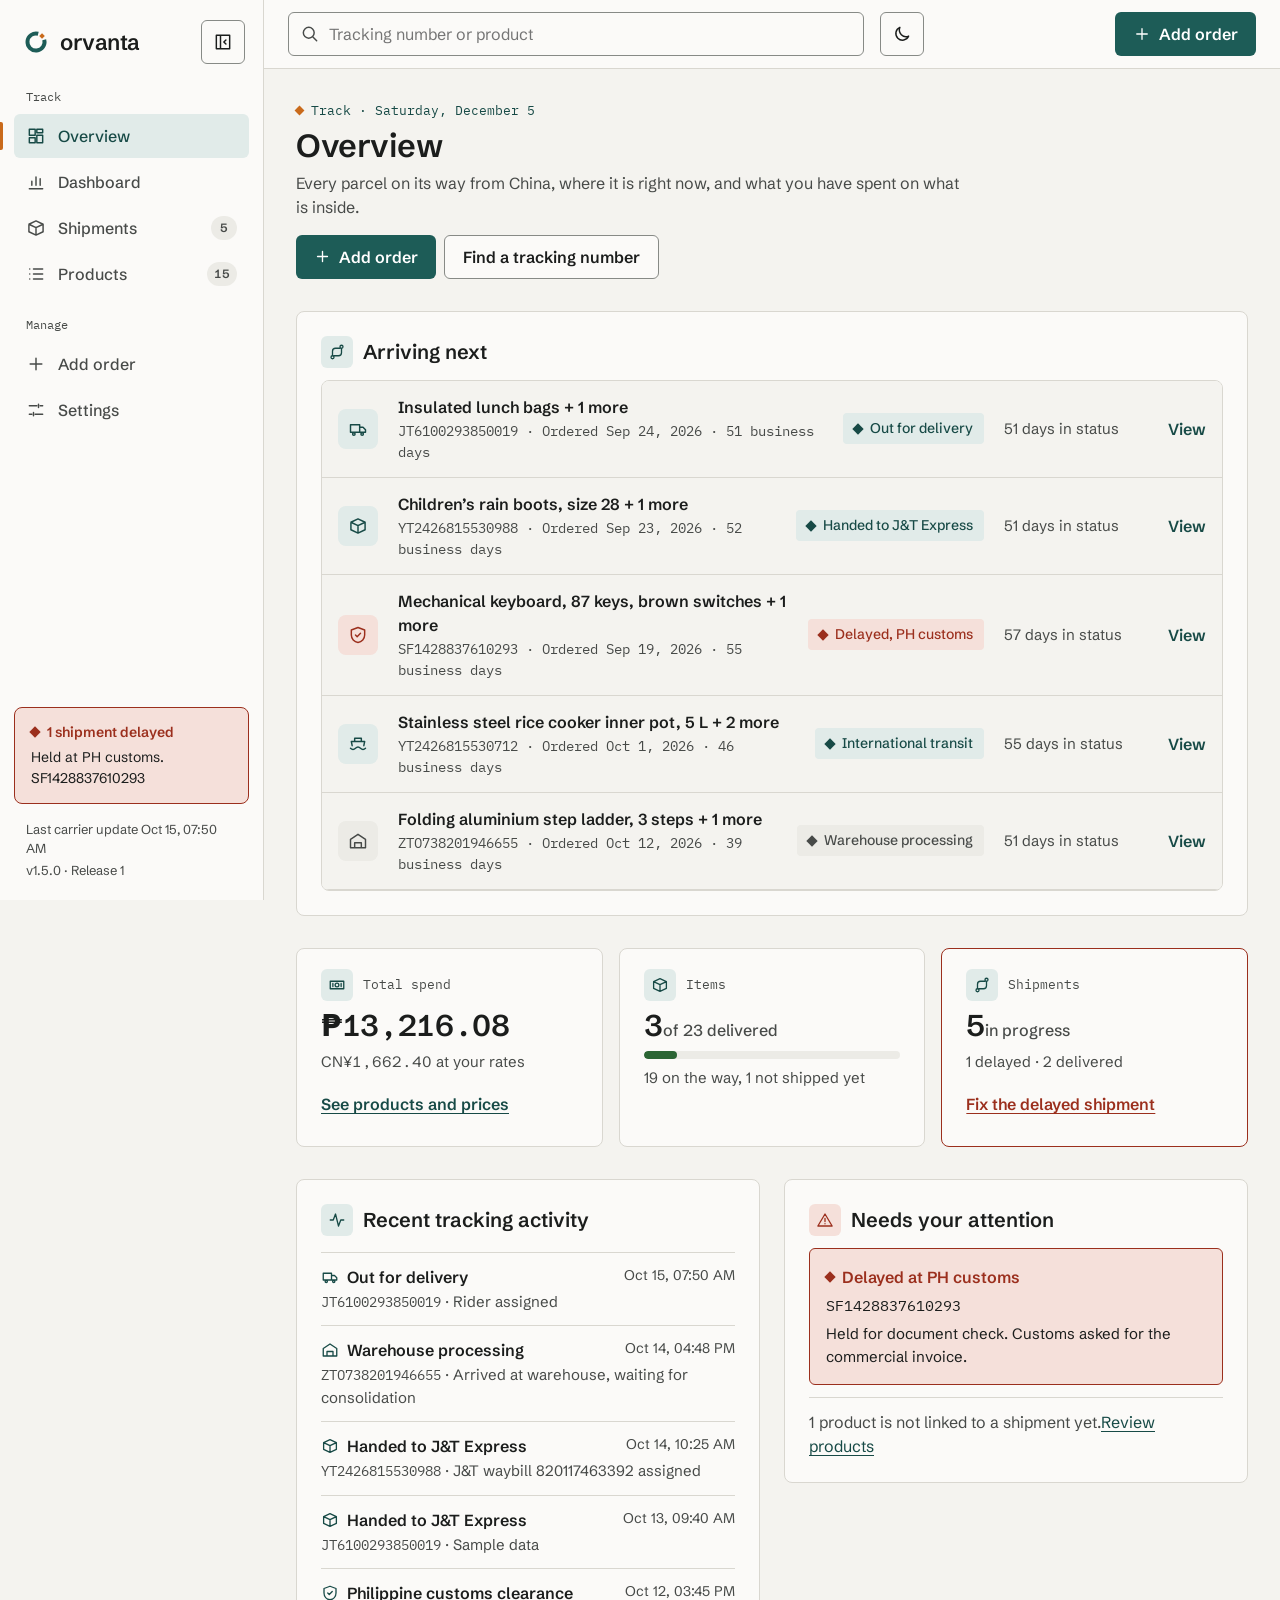
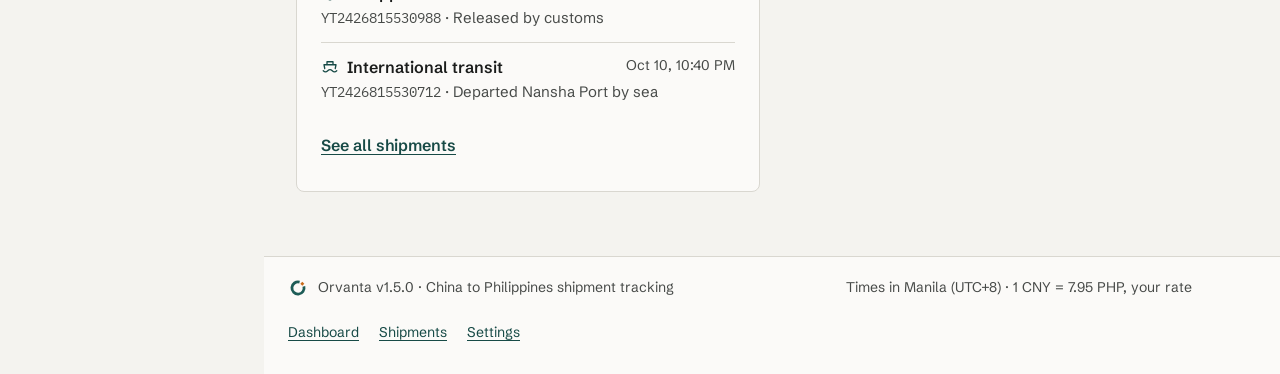
<file: index.html>
<!DOCTYPE html>
<html lang="en">
<head>
<meta charset="utf-8">
<meta name="viewport" content="width=device-width, initial-scale=1, viewport-fit=cover">
<meta name="orvanta-build" content="1.5.0">
<title>Orvanta: track every order from China to your door</title>
<meta name="description" content="Track orders shipped from China to the Philippines: each product with its CNY and PHP price, tracking number and status, from the China warehouse to your door.">
<meta name="robots" content="index, follow">
<link rel="canonical" href="https://orvanta.onrender.com/">
<meta name="theme-color" content="#f4f3ef" media="(prefers-color-scheme: light)">
<meta name="theme-color" content="#131615" media="(prefers-color-scheme: dark)">
<meta name="application-name" content="Orvanta">
<meta name="apple-mobile-web-app-title" content="Orvanta">
<meta property="og:type" content="website">
<meta property="og:site_name" content="Orvanta">
<meta property="og:title" content="Orvanta: track every order from China to your door">
<meta property="og:description" content="Track orders shipped from China to the Philippines: each product with its CNY and PHP price, tracking number and status, from the China warehouse to your door.">
<meta property="og:url" content="https://orvanta.onrender.com/">
<meta property="og:image" content="https://orvanta.onrender.com/assets/og-image.png">
<meta property="og:image:type" content="image/png">
<meta property="og:image:width" content="1200">
<meta property="og:image:height" content="630">
<meta property="og:image:alt" content="Orvanta logo, a teal ring with an amber diamond, beside the line: track every order from China to your door">
<meta property="og:locale" content="en_PH">
<meta name="twitter:card" content="summary_large_image">
<meta name="twitter:title" content="Orvanta: track every order from China to your door">
<meta name="twitter:description" content="Track orders shipped from China to the Philippines: each product with its CNY and PHP price, tracking number and status, from the China warehouse to your door.">
<meta name="twitter:image" content="https://orvanta.onrender.com/assets/og-image.png">
<link rel="icon" href="favicon.ico" sizes="48x48">
<link rel="icon" href="assets/icons/logo_mark_01.svg" type="image/svg+xml">
<link rel="icon" href="assets/icons/favicon-32.png" type="image/png" sizes="32x32">
<link rel="apple-touch-icon" href="assets/icons/apple-touch-icon.png">
<link rel="manifest" href="site.webmanifest">
<script src="js/display.js?v=71203922"></script>
<link rel="preconnect" href="https://fonts.googleapis.com">
<link rel="preconnect" href="https://fonts.gstatic.com" crossorigin="">
<link rel="stylesheet" href="https://fonts.googleapis.com/css2?family=Schibsted+Grotesk:wght@400;500;600;700&amp;family=IBM+Plex+Mono:wght@400;500&amp;display=swap">
<link rel="stylesheet" href="css/app.css?v=4be717e8">
<script type="application/ld+json">{"@context":"https://schema.org","@type":"WebApplication","name":"Orvanta","url":"https://orvanta.onrender.com/","applicationCategory":"BusinessApplication","operatingSystem":"Any","description":"Track orders shipped from China to the Philippines: CNY and PHP prices, tracking numbers and eight checkpoint statuses from warehouse to delivery.","offers":{"@type":"Offer","price":"0","priceCurrency":"PHP"}}</script>
<script defer src="js/dc-lite.js?v=a3a10246"></script>
<script defer src="js/tpl-index.js?v=229b6d5e"></script>
<script defer src="js/app.js?v=057b0044"></script>
</head>
<body>
<!-- Start of App area -->
<div id="app"><div data-screen-label="Orvanta app" class="o0">

  <aside id="sidebar" aria-label="Main navigation" class="o1 p0">
    <div class="o2">
      <a href="#/overview" class="o3">
        <img src="assets/icons/icn_symbol_color_01.svg" alt="" class="o4">
        <span class="o5">orvanta</span>
      </a>
      <button type="button" class="o6" aria-label="Hide sidebar" title="Hide sidebar"><svg aria-hidden="true" viewBox="0 0 24 24" fill="none" stroke="currentColor" stroke-width="1.75" stroke-linecap="round" stroke-linejoin="round" class="o7"><path d="M4 4h16v16H4zM9 4v16M15.5 9.5 13 12l2.5 2.5"></path></svg></button>
    </div>
    <nav class="o8">

        <div class="o9">
          <span class="oa">Track</span>

            <a class="ob p1" href="#/overview" aria-current="page">
              <span aria-hidden="true" class="oc p2"></span>
              <svg aria-hidden="true" viewBox="0 0 24 24" fill="none" stroke="currentColor" stroke-width="1.75" stroke-linecap="round" stroke-linejoin="round" class="od"><path d="M4 4h7v7H4zM13 4h7v4h-7zM13 11h7v9h-7zM4 14h7v6H4z"></path></svg>
              <span class="oe">Overview</span>

            </a>

            <a class="ob p3" href="#/dashboard">
              <span aria-hidden="true" class="oc p4"></span>
              <svg aria-hidden="true" viewBox="0 0 24 24" fill="none" stroke="currentColor" stroke-width="1.75" stroke-linecap="round" stroke-linejoin="round" class="od"><path d="M4 20h16M7 16v-5M12 16V6M17 16v-8"></path></svg>
              <span class="oe">Dashboard</span>

            </a>

            <a class="ob p3" href="#/shipments">
              <span aria-hidden="true" class="oc p4"></span>
              <svg aria-hidden="true" viewBox="0 0 24 24" fill="none" stroke="currentColor" stroke-width="1.75" stroke-linecap="round" stroke-linejoin="round" class="od"><path d="M3.5 7.5 12 3.5l8.5 4v9L12 20.5l-8.5-4zM3.5 7.5 12 11.5l8.5-4M12 11.5v9"></path></svg>
              <span class="oe">Shipments</span>

                <span class="of p5"><span aria-hidden="true">5</span><span class="og">5 in progress</span></span>

            </a>

            <a class="ob p3" href="#/items">
              <span aria-hidden="true" class="oc p4"></span>
              <svg aria-hidden="true" viewBox="0 0 24 24" fill="none" stroke="currentColor" stroke-width="1.75" stroke-linecap="round" stroke-linejoin="round" class="od"><path d="M9 6h11M9 12h11M9 18h11M4.5 6h.01M4.5 12h.01M4.5 18h.01"></path></svg>
              <span class="oe">Products</span>

                <span class="of p5"><span aria-hidden="true">15</span><span class="og">15 products</span></span>

            </a>

        </div>

        <div class="o9">
          <span class="oa">Manage</span>

            <a class="ob p3" href="#/add">
              <span aria-hidden="true" class="oc p4"></span>
              <svg aria-hidden="true" viewBox="0 0 24 24" fill="none" stroke="currentColor" stroke-width="1.75" stroke-linecap="round" stroke-linejoin="round" class="od"><path d="M12 5v14M5 12h14"></path></svg>
              <span class="oe">Add order</span>

            </a>

            <a class="ob p3" href="#/settings">
              <span aria-hidden="true" class="oc p4"></span>
              <svg aria-hidden="true" viewBox="0 0 24 24" fill="none" stroke="currentColor" stroke-width="1.75" stroke-linecap="round" stroke-linejoin="round" class="od"><path d="M4 7h9M17 7h3M4 17h3M11 17h9M15 5v4M9 15v4"></path></svg>
              <span class="oe">Settings</span>

            </a>

        </div>

    </nav>
    <div class="oh">

        <a class="oi" href="#/shipment/s2">
          <span class="oj"><span aria-hidden="true" class="ok"></span>1 shipment delayed</span>
          <span class="ol">Held at PH customs. SF1428837610293</span>
        </a>

      <div class="om">
        <span>Last carrier update Oct 15, 07:50 AM</span>
        <span>v1.5.0 · Release 1</span>
      </div>
    </div>
  </aside>

  <div class="on p6">
    <header class="oo p7">

      <form role="search" class="ot">
        <label class="ou">
          <span class="og">Search tracking numbers, products or order references</span>
          <span class="ov"><svg aria-hidden="true" viewBox="0 0 24 24" fill="none" stroke="currentColor" stroke-width="1.75" stroke-linecap="round" stroke-linejoin="round" class="od"><path d="M10.5 17a6.5 6.5 0 1 0 0-13 6.5 6.5 0 0 0 0 13zM20 20l-4.8-4.8"></path></svg></span>
          <input type="search" placeholder="Tracking number or product" class="ow">
        </label>
      </form>
      <button type="button" class="ox" aria-label="Switch to dark mode" title="Switch to dark mode"><svg aria-hidden="true" viewBox="0 0 24 24" fill="none" stroke="currentColor" stroke-width="1.75" stroke-linecap="round" stroke-linejoin="round" class="o7"><path d="M20 14.5A8 8 0 0 1 9.5 4a8 8 0 1 0 10.5 10.5z"></path></svg></button>

        <div class="oy">

          <a href="#/add" class="o11"><svg aria-hidden="true" viewBox="0 0 24 24" fill="none" stroke="currentColor" stroke-width="1.75" stroke-linecap="round" stroke-linejoin="round" class="o12"><path d="M12 5v14M5 12h14"></path></svg>Add order</a>
        </div>

    </header>



    <main id="main" class="o16 p8">








          <div data-screen-label="Overview" class="o1j">
            <div class="o1k">
              <div class="o1l">
                <span class="o1m"><span aria-hidden="true" class="o1n"></span>Track · Monday, November 9</span>
                <h1 class="o1o">Overview</h1>
                <p class="o1p">Every parcel on its way from China, where it is right now, and what you have spent on what is inside.</p>
              </div>
              <div class="o1q">
                <a href="#/add" class="o1r"><svg aria-hidden="true" viewBox="0 0 24 24" fill="none" stroke="currentColor" stroke-width="1.9" stroke-linecap="round" stroke-linejoin="round" class="o1s"><path d="M12 5v14M5 12h14"></path></svg>Add order</a>
                <button type="button" class="o1t">Find a tracking number</button>
              </div>
            </div>




              <section aria-labelledby="route-h" class="o1y">
                <div class="o1z">
                  <div class="o20">
                    <h2 id="route-h" class="o21"><span aria-hidden="true" class="o22"><svg aria-hidden="true" viewBox="0 0 24 24" fill="none" stroke="currentColor" stroke-width="1.75" stroke-linecap="round" stroke-linejoin="round" class="o12"><path d="M6 21a2 2 0 1 0 0-4 2 2 0 0 0 0 4zM18 7a2 2 0 1 0 0-4 2 2 0 0 0 0 4zM6 17v-6a4 4 0 0 1 4-4h6M18 7v6a4 4 0 0 1-4 4H8"></path></svg></span>Arriving next</h2>

                  </div>
                  <ul class="o24">

                      <li class="o25 p9">
                        <a class="o26" href="#/shipment/s7">
                          <span aria-hidden="true" class="o27 p1"><svg viewBox="0 0 24 24" fill="none" stroke="currentColor" stroke-width="1.75" stroke-linecap="round" stroke-linejoin="round" class="o7"><path d="M3 7h11v9H3zM14 10h4l3 3v3h-7M7 19.5a1.5 1.5 0 1 0 0-3 1.5 1.5 0 0 0 0 3zM17 19.5a1.5 1.5 0 1 0 0-3 1.5 1.5 0 0 0 0 3z"></path></svg></span>
                          <span class="o28">
                            <span class="o29">Insulated lunch bags + 1 more</span>
                            <span class="o2a">JT6100293850019 · Ordered Sep 24, 2026 · 32 business days</span>
                          </span>
                          <span class="o2b p1"><span aria-hidden="true" class="o10 pa"></span>Out for delivery</span>
                          <span class="o2c">24 days in status</span>
                          <span aria-hidden="true" class="o2d">View</span>
                        </a>
                      </li>

                      <li class="o25 pb">
                        <a class="o26" href="#/shipment/s5">
                          <span aria-hidden="true" class="o27 p1"><svg viewBox="0 0 24 24" fill="none" stroke="currentColor" stroke-width="1.75" stroke-linecap="round" stroke-linejoin="round" class="o7"><path d="M3.5 7.5 12 3.5l8.5 4v9L12 20.5l-8.5-4zM3.5 7.5 12 11.5l8.5-4M12 11.5v9"></path></svg></span>
                          <span class="o28">
                            <span class="o29">Children’s rain boots, size 28 + 1 more</span>
                            <span class="o2a">YT2426815530988 · Ordered Sep 23, 2026 · 33 business days</span>
                          </span>
                          <span class="o2b p1"><span aria-hidden="true" class="o10 pa"></span>Handed to J&amp;T Express</span>
                          <span class="o2c">25 days in status</span>
                          <span aria-hidden="true" class="o2d">View</span>
                        </a>
                      </li>

                      <li class="o25 pc">
                        <a class="o26" href="#/shipment/s2">
                          <span aria-hidden="true" class="o27 pd"><svg viewBox="0 0 24 24" fill="none" stroke="currentColor" stroke-width="1.75" stroke-linecap="round" stroke-linejoin="round" class="o7"><path d="M12 3 4 6v6c0 4.5 3.4 8.3 8 9 4.6-.7 8-4.5 8-9V6zM9 12l2 2 4-4"></path></svg></span>
                          <span class="o28">
                            <span class="o29">Mechanical keyboard, 87 keys, brown switches + 1 more</span>
                            <span class="o2a">SF1428837610293 · Ordered Sep 19, 2026 · 36 business days</span>
                          </span>
                          <span class="o2b pd"><span aria-hidden="true" class="o10 pe"></span>Delayed, PH customs</span>
                          <span class="o2c">31 days in status</span>
                          <span aria-hidden="true" class="o2d">View</span>
                        </a>
                      </li>

                      <li class="o25 pf">
                        <a class="o26" href="#/shipment/s1">
                          <span aria-hidden="true" class="o27 p1"><svg viewBox="0 0 24 24" fill="none" stroke="currentColor" stroke-width="1.75" stroke-linecap="round" stroke-linejoin="round" class="o7"><path d="M3 17c2 2 4 2 6 0s4-2 6 0 4 2 6 0M5 14l-1-5h16l-1 5M8 9V5h8v4"></path></svg></span>
                          <span class="o28">
                            <span class="o29">Stainless steel rice cooker inner pot, 5 L + 2 more</span>
                            <span class="o2a">YT2426815530712 · Ordered Oct 1, 2026 · 27 business days</span>
                          </span>
                          <span class="o2b p1"><span aria-hidden="true" class="o10 pa"></span>International transit</span>
                          <span class="o2c">29 days in status</span>
                          <span aria-hidden="true" class="o2d">View</span>
                        </a>
                      </li>

                      <li class="o25 pg">
                        <a class="o26" href="#/shipment/s4">
                          <span aria-hidden="true" class="o27 p5"><svg viewBox="0 0 24 24" fill="none" stroke="currentColor" stroke-width="1.75" stroke-linecap="round" stroke-linejoin="round" class="o7"><path d="M3 10 12 4l9 6v10H3zM8 20v-6h8v6"></path></svg></span>
                          <span class="o28">
                            <span class="o29">Folding aluminium step ladder, 3 steps + 1 more</span>
                            <span class="o2a">ZTO738201946655 · Ordered Oct 12, 2026 · 20 business days</span>
                          </span>
                          <span class="o2b p5"><span aria-hidden="true" class="o10 ph"></span>Warehouse processing</span>
                          <span class="o2c">25 days in status</span>
                          <span aria-hidden="true" class="o2d">View</span>
                        </a>
                      </li>

                  </ul>
                </div>
              </section>

              <section aria-label="Totals" class="o2e">
                <div class="o2f">
                  <span class="o2g"><span aria-hidden="true" class="o22"><svg aria-hidden="true" viewBox="0 0 24 24" fill="none" stroke="currentColor" stroke-width="1.75" stroke-linecap="round" stroke-linejoin="round" class="o12"><path d="M3 7h18v10H3zM12 14.5a2.5 2.5 0 1 0 0-5 2.5 2.5 0 0 0 0 5zM6.5 10v4M17.5 10v4"></path></svg></span>Total spend</span>
                  <span class="o2h">₱13,216.08</span>
                  <span class="o2i">CN¥1,662.40 at your rates</span>
                  <a href="#/items" class="o2j">See products and prices</a>
                </div>
                <div class="o2f">
                  <span class="o2g"><span aria-hidden="true" class="o22"><svg aria-hidden="true" viewBox="0 0 24 24" fill="none" stroke="currentColor" stroke-width="1.75" stroke-linecap="round" stroke-linejoin="round" class="o12"><path d="M3.5 7.5 12 3.5l8.5 4v9L12 20.5l-8.5-4zM3.5 7.5 12 11.5l8.5-4M12 11.5v9"></path></svg></span>Items</span>
                  <span class="o2k">3<span class="o2l">of 23 delivered</span></span>
                  <span aria-hidden="true" class="o2m"><span class="o2n pi"></span></span>
                  <span class="o2o">19 on the way, 1 not shipped yet</span>
                </div>
                <div class="o2p pj">
                  <span class="o2g"><span aria-hidden="true" class="o22"><svg aria-hidden="true" viewBox="0 0 24 24" fill="none" stroke="currentColor" stroke-width="1.75" stroke-linecap="round" stroke-linejoin="round" class="o12"><path d="M6 21a2 2 0 1 0 0-4 2 2 0 0 0 0 4zM18 7a2 2 0 1 0 0-4 2 2 0 0 0 0 4zM6 17v-6a4 4 0 0 1 4-4h6M18 7v6a4 4 0 0 1-4 4H8"></path></svg></span>Shipments</span>
                  <span class="o2k">5<span class="o2l">in progress</span></span>
                  <span class="o2o">1 delayed · 2 delivered</span>
                  <a class="o2j pk" href="#/shipment/s2">Fix the delayed shipment</a>
                </div>
              </section>

              <div class="o2q">
                <section aria-labelledby="act-h" class="o2r">
                  <h2 id="act-h" class="o2s"><span aria-hidden="true" class="o22"><svg aria-hidden="true" viewBox="0 0 24 24" fill="none" stroke="currentColor" stroke-width="1.75" stroke-linecap="round" stroke-linejoin="round" class="o12"><path d="M3 12h4l3-8 4 16 3-8h4"></path></svg></span>Recent tracking activity</h2>
                  <ol class="o2t">

                      <li class="o2u">
                        <a class="o2v" href="#/shipment/s7"><svg aria-hidden="true" viewBox="0 0 24 24" fill="none" stroke="currentColor" stroke-width="1.75" stroke-linecap="round" stroke-linejoin="round" class="o2w"><path d="M3 7h11v9H3zM14 10h4l3 3v3h-7M7 19.5a1.5 1.5 0 1 0 0-3 1.5 1.5 0 0 0 0 3zM17 19.5a1.5 1.5 0 1 0 0-3 1.5 1.5 0 0 0 0 3z"></path></svg>Out for delivery</a>
                        <span class="o2x">Oct 15, 07:50 AM</span>
                        <span class="o2y"><span class="o2z">JT6100293850019</span> · Rider assigned</span>
                      </li>

                      <li class="o2u">
                        <a class="o2v" href="#/shipment/s4"><svg aria-hidden="true" viewBox="0 0 24 24" fill="none" stroke="currentColor" stroke-width="1.75" stroke-linecap="round" stroke-linejoin="round" class="o2w"><path d="M3 10 12 4l9 6v10H3zM8 20v-6h8v6"></path></svg>Warehouse processing</a>
                        <span class="o2x">Oct 14, 04:48 PM</span>
                        <span class="o2y"><span class="o2z">ZTO738201946655</span> · Arrived at warehouse, waiting for consolidation</span>
                      </li>

                      <li class="o2u">
                        <a class="o2v" href="#/shipment/s5"><svg aria-hidden="true" viewBox="0 0 24 24" fill="none" stroke="currentColor" stroke-width="1.75" stroke-linecap="round" stroke-linejoin="round" class="o2w"><path d="M3.5 7.5 12 3.5l8.5 4v9L12 20.5l-8.5-4zM3.5 7.5 12 11.5l8.5-4M12 11.5v9"></path></svg>Handed to J&amp;T Express</a>
                        <span class="o2x">Oct 14, 10:25 AM</span>
                        <span class="o2y"><span class="o2z">YT2426815530988</span> · J&amp;T waybill 820117463392 assigned</span>
                      </li>

                      <li class="o2u">
                        <a class="o2v" href="#/shipment/s7"><svg aria-hidden="true" viewBox="0 0 24 24" fill="none" stroke="currentColor" stroke-width="1.75" stroke-linecap="round" stroke-linejoin="round" class="o2w"><path d="M3.5 7.5 12 3.5l8.5 4v9L12 20.5l-8.5-4zM3.5 7.5 12 11.5l8.5-4M12 11.5v9"></path></svg>Handed to J&amp;T Express</a>
                        <span class="o2x">Oct 13, 09:40 AM</span>
                        <span class="o2y"><span class="o2z">JT6100293850019</span> · Sample data</span>
                      </li>

                      <li class="o2u">
                        <a class="o2v" href="#/shipment/s5"><svg aria-hidden="true" viewBox="0 0 24 24" fill="none" stroke="currentColor" stroke-width="1.75" stroke-linecap="round" stroke-linejoin="round" class="o2w"><path d="M12 3 4 6v6c0 4.5 3.4 8.3 8 9 4.6-.7 8-4.5 8-9V6zM9 12l2 2 4-4"></path></svg>Philippine customs clearance</a>
                        <span class="o2x">Oct 12, 03:45 PM</span>
                        <span class="o2y"><span class="o2z">YT2426815530988</span> · Released by customs</span>
                      </li>

                      <li class="o2u">
                        <a class="o2v" href="#/shipment/s1"><svg aria-hidden="true" viewBox="0 0 24 24" fill="none" stroke="currentColor" stroke-width="1.75" stroke-linecap="round" stroke-linejoin="round" class="o2w"><path d="M3 17c2 2 4 2 6 0s4-2 6 0 4 2 6 0M5 14l-1-5h16l-1 5M8 9V5h8v4"></path></svg>International transit</a>
                        <span class="o2x">Oct 10, 10:40 PM</span>
                        <span class="o2y"><span class="o2z">YT2426815530712</span> · Departed Nansha Port by sea</span>
                      </li>

                  </ol>
                  <a href="#/shipments" class="o30">See all shipments</a>
                </section>

                <section aria-labelledby="att-h" class="o31">
                  <h2 id="att-h" class="o21"><span aria-hidden="true" class="o32"><svg aria-hidden="true" viewBox="0 0 24 24" fill="none" stroke="currentColor" stroke-width="1.75" stroke-linecap="round" stroke-linejoin="round" class="o12"><path d="M12 4 2.5 20h19zM12 10v4M12 17h.01"></path></svg></span>Needs your attention</h2>


                      <a class="o33" href="#/shipment/s2">
                        <span class="oj"><span aria-hidden="true" class="ok"></span>Delayed at PH customs</span>
                        <span class="o34">SF1428837610293</span>
                        <span class="o35">Held for document check. Customs asked for the commercial invoice.</span>
                      </a>




                    <p class="o36">1 product is not linked to a shipment yet.<a href="#/items">Review products</a></p>

                </section>
              </div>

          </div>

















    </main>
    <footer class="o8s">
      <div class="o8t">
        <img src="assets/icons/icn_symbol_color_01.svg" alt="" class="o7">
        <span>Orvanta v1.5.0 · China to Philippines shipment tracking</span>
      </div>
      <span>Times in Manila (UTC+8) · 1 CNY = 7.95 PHP, your rate</span>
      <nav aria-label="Footer" class="o8u">
        <a href="#/dashboard" class="o8v">Dashboard</a>
        <a href="#/shipments" class="o8v">Shipments</a>
        <a href="#/settings" class="o8v">Settings</a>
      </nav>
    </footer>
  </div>
</div>





<button type="button" class="o9b pl" aria-label="Back to top, 0% down the page" tabindex="-1" aria-hidden="true">
  <svg aria-hidden="true" viewBox="0 0 56 56" class="o9c">
    <circle cx="28" cy="28" r="23" fill="none" stroke="var(--line)" stroke-width="3"></circle>
    <circle cx="28" cy="28" r="23" fill="none" stroke="currentColor" stroke-width="3" stroke-dasharray="144.51" transform="rotate(-90 28 28)" class="o9d" stroke-dashoffset="144.51"></circle>
    <rect width="7" height="7" fill="var(--accent)" x="24.50" y="1.50" transform="rotate(45 28.00 5.00)"></rect>
  </svg>
  <span class="o9e pm"><svg aria-hidden="true" viewBox="0 0 24 24" fill="none" stroke="currentColor" stroke-width="2" stroke-linecap="round" stroke-linejoin="round" class="o7"><path d="M12 19V5M6 11l6-6 6 6"></path></svg></span>
</button>

</div>
<!-- End of App area -->
<noscript><p class="nojs">Orvanta needs JavaScript to add and update orders. Turn it on to use the app.</p></noscript>
</body>
</html>
</file>
<file: css/app.css>
/* Orvanta 1.5.0 · generated by build/build-deploy.js */
@layer base{
:root{--bg:#f4f3ef;--surface:#fbfaf8;--sunk:#ecebe6;--ink:#1b1d1c;--ink-2:#474a48;--line:#d9d7d0;--line-strong:#878a86;--brand:#1d5c57;--brand-hover:#174a46;--brand-tint:#e1ebe9;--brand-ink:#174a46;--accent:#c96a1b;--ok:#2b6534;--ok-tint:#e2eee3;--bad:#9b2f1d;--bad-tint:#f5e0da;--warn-tint:#f6ecd4;--warn:#6f4a00;--badge-border:transparent;--on-brand:#ffffff}
:root[data-theme="dark"]{--bg:#131615;--surface:#1a1e1d;--sunk:#242a28;--ink:#ecebe6;--ink-2:#a9ada8;--line:#2e3432;--line-strong:#6d7370;--brand:#5fb3aa;--brand-hover:#7cc6bd;--brand-tint:#1e3431;--brand-ink:#8fd3ca;--accent:#e08a3c;--ok:#7cc48a;--ok-tint:#1d3223;--bad:#f08a76;--bad-tint:#3a211c;--warn-tint:#3a3018;--warn:#e8c27a;--badge-border:transparent;--on-brand:#0d1716;color-scheme:dark}
:root[data-theme="hc"]{--bg:#ffffff;--surface:#ffffff;--sunk:#ffffff;--ink:#000000;--ink-2:#000000;--line:#000000;--line-strong:#000000;--brand:#003833;--brand-hover:#000000;--brand-tint:#ffffff;--brand-ink:#000000;--accent:#8a3d00;--ok:#000000;--ok-tint:#ffffff;--bad:#000000;--bad-tint:#ffffff;--warn-tint:#ffffff;--warn:#000000;--badge-border:#000000}
html{font-size:100%}
body{margin:0;background:var(--bg);color:var(--ink);font-family:'Schibsted Grotesk',system-ui,sans-serif;line-height:1.5;-webkit-font-smoothing:antialiased}
a{color:var(--brand-ink);text-underline-offset:0.2em}
a:hover{color:var(--ink)}
:focus-visible{outline:3px solid var(--brand);outline-offset:2px}
::selection{background:var(--brand-tint)}
*{box-sizing:border-box}
@keyframes orv-rise{from{opacity:0;transform:translateY(0.5rem)}to{opacity:1;transform:none}}
@keyframes orv-launch{0%{transform:translateY(0)}35%{opacity:0;transform:translateY(-0.5rem)}36%{opacity:0;transform:translateY(0.5rem)}100%{opacity:1;transform:translateY(0)}}
@keyframes orv-fade{from{opacity:0}to{opacity:1}}
@keyframes orv-drop{0%{opacity:0;transform:rotate(45deg) scale(0.2)}70%{opacity:1;transform:rotate(45deg) scale(1.25)}100%{opacity:1;transform:rotate(45deg) scale(1)}}
@media (prefers-reduced-motion:reduce){
  *,*::before,*::after{transition-duration:1ms!important;animation-duration:1ms!important;animation-delay:0ms!important}
}
}
.nf{display:flex;flex-direction:column;gap:16px;align-items:flex-start;justify-content:center;box-sizing:border-box;max-width:40rem;min-height:100vh;margin:0 auto;padding:64px 24px}
.nf-mark{width:56px;height:56px}
.nf-title{margin:0;font-size:32px;font-weight:600;line-height:1.2;text-wrap:balance}
.nf-text{margin:0;color:var(--ink-2);font-size:18px;text-wrap:pretty}
.nf-link{display:inline-flex;align-items:center;min-height:44px;padding:8px 16px;border-radius:8px;background:var(--brand);color:var(--on-brand);font-weight:600;text-decoration:none}
.nf-link:hover{background:var(--brand-hover);color:var(--on-brand)}
.nojs{margin:0;padding:12px 24px;background:var(--warn-tint);color:var(--warn);font-size:16px}
.o0{display:flex;min-height:100vh;background:var(--bg);color:var(--ink)}
.o1{top:0;bottom:0;left:0;z-index:40;display:flex;flex-shrink:0;flex-direction:column;gap:1.5rem;width:16.5rem;padding:1.25rem 0.875rem;overflow-y:auto;border-right:1px solid var(--line);background:var(--surface);transition:transform 260ms cubic-bezier(.2,.7,.2,1),visibility 260ms}
.o2{display:flex;gap:0.5rem;align-items:center;justify-content:space-between;padding:0 0.25rem 0 0.5rem}
.o3{display:flex;gap:0.625rem;align-items:center;min-height:2.75rem;color:var(--ink);text-decoration:none}
.o4{width:1.75rem;height:1.75rem}
.o5{font-size:1.375rem;font-weight:600;letter-spacing:-0.02em}
.o6{display:grid;place-items:center;width:2.75rem;height:2.75rem;border:1px solid var(--line-strong);border-radius:6px;background:var(--surface);color:var(--ink);cursor:pointer;transition:background 160ms}
.o6:hover{background:var(--sunk)!important}
.o7{width:1.25rem;height:1.25rem}
.o8{display:flex;flex-direction:column;gap:1.25rem}
.o9{display:flex;flex-direction:column;gap:0.125rem}
.oa{padding:0 0.75rem 0.375rem;color:var(--ink-2);font-family:'IBM Plex Mono',monospace;font-size:0.75rem}
.ob{position:relative;display:flex;gap:0.75rem;align-items:center;min-height:2.75rem;padding:0 0.75rem;border-radius:6px;font-weight:500;text-decoration:none;transition:background 160ms,color 160ms}
.ob:hover{background:var(--sunk)!important;color:var(--ink)!important}
.oc{position:absolute;top:0.5rem;bottom:0.5rem;left:-0.875rem;width:3px;border-radius:0 2px 2px 0;transition:background 200ms}
.od{flex-shrink:0;width:1.25rem;height:1.25rem}
.oe{flex:1}
.of{display:inline-grid;place-items:center;min-width:1.625rem;height:1.5rem;padding:0 0.4375rem;border-radius:999px;font-size:0.75rem;font-weight:600;font-variant-numeric:tabular-nums}
.og{position:absolute;width:1px;height:1px;overflow:hidden;clip:rect(0 0 0 0)}
.oh{display:flex;flex-direction:column;gap:1rem;margin-top:auto}
.oi{display:flex;flex-direction:column;gap:0.25rem;padding:0.875rem 1rem;border:1px solid var(--bad);border-radius:8px;background:var(--bad-tint);color:var(--ink);font-size:0.875rem;text-decoration:none;transition:transform 200ms}
.oi:hover{transform:translateY(-2px)!important}
.oj{display:flex;gap:0.5rem;align-items:center;color:var(--bad);font-weight:600}
.ok{width:0.5rem;height:0.5rem;background:var(--bad);transform:rotate(45deg)}
.ol{text-wrap:pretty}
.om{display:flex;flex-direction:column;gap:0.125rem;padding:0 0.75rem;color:var(--ink-2);font-size:0.8125rem}
.on{display:flex;flex:1;flex-direction:column;min-width:0;overflow-x:clip;transition:margin-left 260ms cubic-bezier(.2,.7,.2,1)}
.oo{position:sticky;top:0;z-index:5;display:flex;flex-wrap:wrap;gap:0.75rem 1rem;align-items:center;border-bottom:1px solid var(--line);background:var(--surface)}
.op{display:grid;place-items:center;width:2.75rem;height:2.75rem;border:1px solid var(--line-strong);border-radius:6px;background:var(--surface);color:var(--ink);cursor:pointer}
.oq{display:flex;gap:0.5rem;align-items:center;min-height:2.75rem;color:var(--ink);text-decoration:none}
.or{width:1.5rem;height:1.5rem}
.os{font-size:1.25rem;font-weight:600;letter-spacing:-0.02em}
.ot{display:flex;flex:1 1 16rem;min-width:0;max-width:36rem}
.ou{position:relative;display:flex;flex:1;align-items:center;min-width:0;color:var(--ink-2)}
.ov{position:absolute;left:0.75rem;display:flex;pointer-events:none}
.ow{flex:1;min-width:0;min-height:2.75rem;padding:0 0.875rem 0 2.5rem;border:1px solid var(--line-strong);border-radius:6px;background:var(--surface);color:var(--ink);font:inherit;font-size:1rem}
.ox{display:grid;place-items:center;width:2.75rem;height:2.75rem;border:1px solid var(--line-strong);border-radius:6px;background:var(--surface);color:var(--ink);cursor:pointer;transition:background 160ms,transform 300ms cubic-bezier(.2,.7,.2,1)}
.ox:hover{background:var(--sunk)!important;transform:rotate(-15deg)!important}
.oy{display:flex;gap:1rem;align-items:center;margin-left:auto}
.oz{display:inline-flex;gap:0.5rem;align-items:center;color:var(--ink-2);font-size:0.875rem;white-space:nowrap}
.o10{width:0.5rem;height:0.5rem;transform:rotate(45deg)}
.o11{display:inline-flex;gap:0.5rem;align-items:center;min-height:2.75rem;padding:0 1.125rem;border-radius:6px;background:var(--brand);color:var(--on-brand);font-weight:600;text-decoration:none;white-space:nowrap;transition:background 160ms}
.o11:hover{background:var(--brand-hover)!important}
.o12{flex-shrink:0;width:1.125rem;height:1.125rem}
.o13{display:flex;flex-wrap:wrap;gap:0.75rem 1rem;align-items:center;padding:0.75rem 1.5rem;border-bottom:1px solid var(--line-strong);background:var(--warn-tint);color:var(--warn);font-size:0.9375rem}
.o14{font-weight:600}
.o15{min-height:2.75rem;padding:0 1rem;border:1px solid currentColor;border-radius:6px;background:transparent;color:inherit;font:inherit;font-weight:600;cursor:pointer}
.o16{display:flex;flex:1;flex-direction:column;gap:2rem;width:100%;max-width:none}
.o17{display:flex;flex-direction:column;gap:1.5rem}
.o18{width:12rem;height:2.25rem;border-radius:6px;background:var(--sunk)}
.o19{height:9rem;border-radius:8px;background:var(--sunk)}
.o1a{display:grid;grid-template-columns:minmax(0,2fr) minmax(0,1fr) minmax(0,1fr);gap:1rem}
.o1b{height:1.25rem;border-radius:4px;background:var(--sunk)}
.o1c{margin:0;color:var(--ink-2)}
.o1d{display:flex;flex-direction:column;gap:1rem;max-width:36rem;padding:1.5rem;border:1px solid var(--bad);border-radius:8px;background:var(--bad-tint);color:var(--bad)}
.o1e{margin:0;font-size:1.5rem;font-weight:600;line-height:1.25}
.o1f{margin:0;color:var(--ink)}
.o1g{display:flex;flex-wrap:wrap;gap:0.75rem}
.o1h{min-height:2.75rem;padding:0 1.125rem;border:0;border-radius:6px;background:var(--brand);color:var(--on-brand);font:inherit;font-weight:600;cursor:pointer}
.o1i{margin:0;color:var(--ink-2);font-family:'IBM Plex Mono',monospace;font-size:0.8125rem}
.o1j{display:flex;flex-direction:column;gap:2rem;animation:orv-rise 380ms cubic-bezier(.2,.7,.2,1) both}
.o1k{display:flex;flex-wrap:wrap;gap:1rem;align-items:flex-end;justify-content:space-between}
.o1l{display:flex;flex-direction:column;gap:0.375rem;min-width:0}
.o1m{display:inline-flex;gap:0.5rem;align-items:center;color:var(--brand-ink);font-family:'IBM Plex Mono',monospace;font-size:0.8125rem}
.o1n{width:0.4375rem;height:0.4375rem;background:var(--accent);transform:rotate(45deg)}
.o1o{margin:0;font-size:2rem;font-weight:600;line-height:1.2;letter-spacing:-0.015em}
.o1p{max-width:42rem;margin:0;color:var(--ink-2);text-wrap:pretty}
.o1q{display:flex;flex-wrap:wrap;gap:0.5rem}
.o1r{display:inline-flex;align-items:center;min-height:2.75rem;padding:0 1.125rem;border-radius:6px;background:var(--brand);color:var(--on-brand);font-weight:600;text-decoration:none}
.o1s{width:1.0625rem;height:1.0625rem;margin-right:0.5rem;vertical-align:-0.2em}
.o1t{min-height:2.75rem;padding:0 1.125rem;border:1px solid var(--line-strong);border-radius:6px;background:var(--surface);color:var(--ink);font:inherit;font-weight:600;cursor:pointer}
.o1u{display:flex;flex-direction:column;gap:1rem;align-items:flex-start;max-width:40rem;padding:2.5rem 2rem;border:1px dashed var(--line-strong);border-radius:8px;background:var(--surface)}
.o1v{width:3rem;height:3rem;opacity:0.35}
.o1w{margin:0;font-size:1.375rem;font-weight:600}
.o1x{margin:0;color:var(--ink-2);text-wrap:pretty}
.o1y{display:flex;flex-direction:column;gap:1rem;padding:1.5rem;border:1px solid var(--line);border-radius:8px;background:var(--surface);animation:orv-rise 420ms 60ms cubic-bezier(.2,.7,.2,1) both}
.o1z{display:flex;flex-direction:column;gap:0.75rem}
.o20{display:flex;flex-wrap:wrap;gap:0.5rem;align-items:center;justify-content:space-between}
.o21{display:flex;gap:0.625rem;align-items:center;margin:0;font-size:1.25rem;font-weight:600}
.o22{display:inline-grid;flex-shrink:0;place-items:center;width:2rem;height:2rem;border-radius:6px;background:var(--brand-tint);color:var(--brand-ink)}
.o23{min-height:2.75rem;padding:0 0.875rem;border:1px solid var(--line-strong);border-radius:6px;background:var(--surface);color:var(--ink);font:inherit;font-weight:600;cursor:pointer}
.o24{display:flex;flex-direction:column;margin:0;padding:0;overflow:hidden;border:1px solid var(--line);border-radius:8px;list-style:none}
.o25{border-bottom:1px solid var(--line)}
.o26{display:flex;flex-wrap:wrap;gap:0.5rem 1.25rem;align-items:center;padding:0.875rem 1rem;background:var(--bg);color:var(--ink);text-decoration:none;transition:background 160ms}
.o26:hover{background:var(--sunk)!important}
.o27{display:grid;flex-shrink:0;place-items:center;width:2.5rem;height:2.5rem;border:1px solid var(--badge-border);border-radius:8px}
.o28{display:flex;flex:1 1 16rem;flex-direction:column;gap:0.125rem;min-width:0}
.o29{font-weight:600;overflow-wrap:anywhere}
.o2a{color:var(--ink-2);font-family:'IBM Plex Mono',monospace;font-size:0.875rem;overflow-wrap:anywhere}
.o2b{display:inline-flex;gap:0.5rem;align-items:center;padding:0.25rem 0.625rem;border:1px solid var(--badge-border);border-radius:4px;font-size:0.875rem;font-weight:500;white-space:nowrap}
.o2c{min-width:9rem;color:var(--ink-2);font-size:0.9375rem;white-space:nowrap}
.o2d{color:var(--brand-ink);font-weight:600}
.o2e{display:grid;grid-template-columns:repeat(auto-fit,minmax(min(100%,17rem),1fr));gap:1rem;animation:orv-rise 420ms 120ms cubic-bezier(.2,.7,.2,1) both}
.o2f{display:flex;flex-direction:column;gap:0.5rem;min-width:0;padding:1.25rem 1.5rem;border:1px solid var(--line);border-radius:8px;background:var(--surface)}
.o2g{display:flex;gap:0.625rem;align-items:center;color:var(--ink-2);font-family:'IBM Plex Mono',monospace;font-size:0.8125rem}
.o2h{font-size:1.875rem;font-weight:600;font-variant-numeric:tabular-nums;line-height:1.15;letter-spacing:-0.01em;white-space:nowrap}
.o2i{color:var(--ink-2);font-size:0.9375rem;font-variant-numeric:tabular-nums}
.o2j{display:inline-flex;align-items:center;min-height:2.75rem;margin-top:auto;font-weight:600}
.o2k{font-size:1.875rem;font-weight:600;font-variant-numeric:tabular-nums;line-height:1.15;white-space:nowrap}
.o2l{color:var(--ink-2);font-size:1rem;font-weight:500}
.o2m{height:0.5rem;overflow:hidden;border-radius:999px;background:var(--sunk)}
.o2n{display:block;height:100%;border-radius:999px;background:var(--ok);transition:width 900ms cubic-bezier(.2,.7,.2,1)}
.o2o{color:var(--ink-2);font-size:0.9375rem}
.o2p{display:flex;flex-direction:column;gap:0.5rem;min-width:0;padding:1.25rem 1.5rem;border-radius:8px;background:var(--surface)}
.o2q{display:grid;grid-template-columns:repeat(auto-fit,minmax(min(100%,22rem),1fr));gap:1.5rem;align-items:start}
.o2r{display:flex;flex-direction:column;gap:0.5rem;min-width:0;padding:1.5rem;border:1px solid var(--line);border-radius:8px;background:var(--surface);animation:orv-rise 420ms 180ms cubic-bezier(.2,.7,.2,1) both}
.o2s{display:flex;gap:0.625rem;align-items:center;margin:0 0 0.5rem;font-size:1.25rem;font-weight:600}
.o2t{display:flex;flex-direction:column;margin:0;padding:0;list-style:none}
.o2u{display:grid;grid-template-columns:minmax(0,1fr) auto;gap:0.125rem 1rem;padding:0.75rem 0;border-top:1px solid var(--line)}
.o2v{display:inline-flex;gap:0.5rem;align-items:center;color:var(--ink);font-weight:600;text-decoration:none;overflow-wrap:anywhere}
.o2w{flex-shrink:0;width:1.125rem;height:1.125rem;color:var(--brand-ink)}
.o2x{color:var(--ink-2);font-size:0.875rem;white-space:nowrap}
.o2y{grid-column:1 / -1;color:var(--ink-2);font-size:0.9375rem;overflow-wrap:anywhere}
.o2z{font-family:'IBM Plex Mono',monospace;font-size:0.875rem}
.o30{display:inline-flex;align-items:center;align-self:flex-start;min-height:2.75rem;font-weight:600}
.o31{display:flex;flex-direction:column;gap:0.75rem;min-width:0;padding:1.5rem;border:1px solid var(--line);border-radius:8px;background:var(--surface);animation:orv-rise 420ms 240ms cubic-bezier(.2,.7,.2,1) both}
.o32{display:inline-grid;flex-shrink:0;place-items:center;width:2rem;height:2rem;border-radius:6px;background:var(--bad-tint);color:var(--bad)}
.o33{display:flex;flex-direction:column;gap:0.375rem;padding:1rem;border:1px solid var(--bad);border-radius:6px;background:var(--bad-tint);color:var(--ink);text-decoration:none}
.o34{font-family:'IBM Plex Mono',monospace;font-size:0.9375rem;overflow-wrap:anywhere}
.o35{font-size:0.9375rem;text-wrap:pretty}
.o36{margin:0;padding-top:0.75rem;border-top:1px solid var(--line);color:var(--ink-2)}
.o37{display:flex;flex-direction:column;gap:1.5rem;animation:orv-rise 380ms cubic-bezier(.2,.7,.2,1) both}
.o38{display:inline-flex;gap:0.25rem;padding:0.25rem;border:1px solid var(--line-strong);border-radius:8px;background:var(--surface)}
.o39{min-width:2.75rem;min-height:2.5rem;padding:0 0.875rem;border:0;border-radius:6px;font:inherit;font-size:0.9375rem;font-weight:600;cursor:pointer;transition:background 180ms,color 180ms}
.o3a{display:grid;grid-template-columns:repeat(auto-fit,minmax(min(100%,14rem),1fr));gap:1rem}
.o3b{display:flex;flex-direction:column;gap:0.75rem;min-width:0;padding:1.25rem;border:1px solid var(--line);border-radius:8px;background:var(--surface);transition:transform 200ms,box-shadow 200ms}
.o3b:hover{box-shadow:0 0.75rem 1.5rem rgba(20,22,21,0.08)!important;transform:translateY(-3px)!important}
.o3c{display:flex;gap:0.5rem;align-items:center;justify-content:space-between}
.o3d{display:flex;gap:0.625rem;align-items:center;min-width:0}
.o3e{display:grid;flex-shrink:0;place-items:center;width:2.25rem;height:2.25rem;border-radius:6px}
.o3f{color:var(--ink-2);font-family:'IBM Plex Mono',monospace;font-size:0.8125rem}
.o3g{padding:0.125rem 0.5rem;border:1px solid var(--badge-border);border-radius:999px;font-size:0.75rem;font-weight:600;white-space:nowrap}
.o3h{font-size:1.875rem;font-weight:600;font-variant-numeric:tabular-nums;line-height:1.1;letter-spacing:-0.01em;overflow-wrap:anywhere}
.o3i{color:var(--ink-2);font-size:0.9375rem;text-wrap:pretty}
.o3j{height:0.375rem;overflow:hidden;border-radius:999px;background:var(--sunk)}
.o3k{display:grid;grid-template-columns:repeat(auto-fit,minmax(min(100%,24rem),1fr));gap:1.5rem;align-items:stretch}
.o3l{display:flex;flex-direction:column;gap:1rem;min-width:0;padding:1.5rem;border:1px solid var(--line);border-radius:8px;background:var(--surface);animation:orv-rise 420ms 200ms cubic-bezier(.2,.7,.2,1) both}
.o3m{display:flex;flex-wrap:wrap;gap:0.5rem;align-items:baseline;justify-content:space-between}
.o3n{margin:0;font-size:1.25rem;font-weight:600}
.o3o{color:var(--ink-2);font-size:0.875rem}
.o3p{display:flex;gap:0.5rem;align-items:flex-end;height:13rem;border-bottom:2px solid var(--ink)}
.o3q{display:flex;flex:1 1 0;flex-direction:column;gap:0.375rem;align-items:center;justify-content:flex-end;min-width:2.75rem;height:100%;padding:0;border:0;background:transparent;color:var(--ink);font:inherit;cursor:pointer;transition:opacity 200ms}
.o3r{font-size:0.75rem;font-weight:600;font-variant-numeric:tabular-nums;white-space:nowrap}
.o3s{display:block;width:100%;max-width:3.5rem;min-height:2px;border-radius:4px 4px 0 0;transition:height 800ms cubic-bezier(.2,.7,.2,1),background 200ms}
.o3t{display:flex;gap:0.5rem;margin-top:-0.5rem}
.o3u{flex:1 1 0;min-width:2.75rem;color:var(--ink-2);font-size:0.75rem;text-align:center;white-space:nowrap}
.o3v{display:flex;flex-direction:column;gap:0.25rem}
.o3w{display:grid;grid-template-columns:4rem minmax(0,1fr) auto;gap:0.75rem;align-items:center;min-height:2.75rem;padding:0 0.5rem;border:0;border-radius:6px;background:transparent;color:var(--ink);font:inherit;text-align:left;cursor:pointer;transition:opacity 200ms}
.o3x{color:var(--ink-2);font-size:0.8125rem;white-space:nowrap}
.o3y{height:0.75rem;overflow:hidden;border-radius:999px;background:var(--sunk)}
.o3z{display:block;height:100%;border-radius:999px;transition:width 800ms cubic-bezier(.2,.7,.2,1)}
.o40{font-size:0.8125rem;font-weight:600;font-variant-numeric:tabular-nums;white-space:nowrap}
.o41{display:flex;flex-direction:column;gap:1rem;min-width:0;padding:1.5rem;border:1px solid var(--line);border-radius:8px;background:var(--surface);animation:orv-rise 420ms 260ms cubic-bezier(.2,.7,.2,1) both}
.o42{display:flex;gap:2px;height:1.25rem;overflow:hidden;border-radius:4px;background:var(--sunk)}
.o43{transition:width 900ms cubic-bezier(.2,.7,.2,1),opacity 200ms}
.o44{display:grid;grid-template-columns:repeat(auto-fit,minmax(min(100%,11rem),1fr));gap:0.5rem;margin:0;padding:0;list-style:none}
.o45{display:flex;gap:0.625rem;align-items:center;width:100%;min-height:2.75rem;padding:0.5rem 0.75rem;border-radius:6px;color:var(--ink);font:inherit;text-align:left;cursor:pointer;transition:background 180ms,border-color 180ms,opacity 200ms}
.o46{flex-shrink:0;width:0.625rem;height:0.625rem;transform:rotate(45deg)}
.o47{flex:1;font-size:0.9375rem}
.o48{font-weight:600;font-variant-numeric:tabular-nums}
.o49{display:flex;flex-direction:column;gap:1rem;min-width:0;padding:1.5rem;border:1px solid var(--line);border-radius:8px;background:var(--surface);animation:orv-rise 420ms 320ms cubic-bezier(.2,.7,.2,1) both}
.o4a{display:flex;flex-direction:column;gap:0.75rem;margin:0;padding:0;list-style:none}
.o4b{display:flex;flex-direction:column;gap:0.375rem}
.o4c{display:flex;gap:0.75rem;justify-content:space-between;font-size:0.9375rem}
.o4d{display:flex;flex-wrap:wrap;gap:0.5rem;align-items:center}
.o4e{padding:0 0.5rem;border:1px solid var(--badge-border);border-radius:999px;background:var(--warn-tint);color:var(--warn);font-size:0.75rem;font-weight:600}
.o4f{font-weight:600;font-variant-numeric:tabular-nums;white-space:nowrap}
.o4g{display:block;height:100%;border-radius:999px;transition:width 900ms cubic-bezier(.2,.7,.2,1)}
.o4h{margin:0;color:var(--ink-2);font-size:0.875rem}
.o4i{display:flex;flex-direction:column;gap:1rem;min-width:0;padding:1.5rem;border:1px solid var(--line);border-radius:8px;background:var(--surface);animation:orv-rise 420ms 440ms cubic-bezier(.2,.7,.2,1) both}
.o4j{display:flex;flex-wrap:wrap;gap:0.75rem;align-items:center;justify-content:space-between}
.o4k{display:inline-flex;gap:0.5rem;align-items:center;min-height:2.75rem;padding:0 0.875rem;border:1px solid var(--brand);border-radius:999px;background:var(--brand-tint);color:var(--brand-ink);font:inherit;font-size:0.9375rem;font-weight:600;cursor:pointer;animation:orv-rise 240ms ease both}
.o4l{flex-shrink:0;width:1rem;height:1rem}
.o4m{display:flex;flex-wrap:wrap;gap:1rem;align-items:center;padding:1.25rem;border:1px dashed var(--line-strong);border-radius:8px}
.o4n{flex:1 1 16rem;color:var(--ink-2)}
.o4o{min-height:2.75rem;padding:0 1rem;border:1px solid var(--line-strong);border-radius:6px;background:var(--surface);color:var(--ink);font:inherit;font-weight:600;cursor:pointer}
.o4p{display:grid;grid-template-columns:repeat(auto-fill,minmax(min(100%,17rem),1fr));gap:0.75rem;margin:0;padding:0;list-style:none}
.o4r{display:flex;flex-direction:column;gap:0.5rem;height:100%;padding:1rem;border:1px solid var(--line);border-radius:8px;background:var(--bg);color:var(--ink);text-decoration:none;transition:border-color 180ms,transform 200ms}
.o4r:hover{border-color:var(--ink)!important;transform:translateY(-2px)!important}
.o4s{font-family:'IBM Plex Mono',monospace;font-size:0.9375rem;font-weight:500;overflow-wrap:anywhere}
.o4t{display:inline-flex;gap:0.5rem;align-items:center;align-self:flex-start;padding:0.25rem 0.625rem;border:1px solid var(--badge-border);border-radius:4px;font-size:0.875rem;font-weight:500}
.o4u{display:flex;flex-wrap:wrap;gap:0.75rem;align-items:flex-end}
.o4v{display:flex;flex:1 1 14rem;flex-direction:column;gap:0.25rem;min-width:0;font-size:0.875rem;font-weight:500}
.o4w{width:100%;min-height:2.75rem;padding:0 0.875rem;border:1px solid var(--line-strong);border-radius:6px;background:var(--surface);color:var(--ink);font:inherit;font-size:1rem}
.o4x{display:flex;flex-direction:column;gap:0.25rem;font-size:0.875rem;font-weight:500}
.o4y{min-height:2.75rem;padding:0 2rem 0 0.75rem;border:1px solid var(--line-strong);border-radius:6px;background:var(--surface);color:var(--ink);font:inherit;font-size:1rem}
.o4z{margin:0;color:var(--ink-2);font-size:0.9375rem}
.o50{min-height:2.75rem;padding:0 1rem;border:1px solid var(--bad);border-radius:6px;background:var(--surface);color:var(--bad);font:inherit;font-weight:600;cursor:pointer}
.o51{min-height:2.75rem;padding:0 1rem;border:1px solid var(--bad);border-color:var(--bad);border-radius:6px;background:var(--surface);background:var(--bad);color:var(--bad);color:var(--on-brand);font:inherit;font-weight:600;cursor:pointer}
.o52{display:flex;flex-direction:column;gap:1rem;align-items:flex-start;padding:2rem;border:1px dashed var(--line-strong);border-radius:8px;background:var(--surface)}
.o53{margin:0;color:var(--ink-2);overflow-wrap:anywhere}
.o54{overflow-x:auto;border:1px solid var(--line);border-radius:8px;background:var(--surface)}
.o55{width:100%;border-collapse:collapse;font-size:0.9375rem}
.o56{background:var(--sunk);text-align:left}
.o57{padding:0.75rem 1rem;font-weight:600}
.o58{border-top:1px solid var(--line)}
.o59{padding:0.75rem 1rem}
.o5a{display:inline-flex;gap:0.625rem;align-items:center;min-height:2.75rem;font-family:'IBM Plex Mono',monospace;font-weight:500}
.o5b{display:inline-grid;flex-shrink:0;place-items:center;width:2rem;height:2rem;border:1px solid var(--badge-border);border-radius:6px}
.o5c{width:1.125rem;height:1.125rem}
.o5d{padding:0.75rem 1rem;white-space:nowrap}
.o5e{padding:0.75rem 1rem;font-variant-numeric:tabular-nums;white-space:nowrap}
.o5f{padding:0.75rem 1rem;color:var(--ink-2);white-space:nowrap}
.o5g{display:flex;flex-direction:column;gap:0.5rem;padding:1rem;border:1px solid var(--line);border-radius:8px;background:var(--surface);color:var(--ink);text-decoration:none}
.o5h{font-family:'IBM Plex Mono',monospace;font-weight:500;overflow-wrap:anywhere}
.o5i{display:inline-flex;gap:0.5rem;align-items:center;padding:0.25rem 0.625rem;border:1px solid var(--badge-border);border-radius:4px;font-size:0.875rem;font-weight:500}
.o5j{color:var(--ink);font-size:0.9375rem}
.o5k{min-height:2.75rem;padding:0 1rem;border:1px solid var(--line-strong);border-radius:6px;background:var(--surface);color:var(--ink);font:inherit;cursor:pointer}
.o5l{min-width:2.75rem;min-height:2.75rem;border:1px solid var(--line-strong);border-radius:6px;font:inherit;font-weight:600;cursor:pointer}
.o5m{font-size:0.9375rem}
.o5n{display:flex;flex-wrap:wrap;gap:0.5rem;margin:0;padding:0;color:var(--ink-2);list-style:none}
.o5o{font-family:'IBM Plex Mono',monospace;overflow-wrap:anywhere}
.o5p{display:flex;flex-direction:column;gap:1rem;padding-bottom:1.5rem;border-bottom:1px solid var(--line)}
.o5q{display:flex;flex-wrap:wrap;gap:0.75rem 1rem;align-items:center}
.o5r{margin:0;font-family:'IBM Plex Mono',monospace;font-size:1.75rem;font-weight:500;line-height:1.2;overflow-wrap:anywhere}
.o5s{min-height:2.75rem;padding:0 0.875rem;border:1px solid var(--line-strong);border-radius:6px;background:var(--surface);color:var(--ink);font:inherit;font-size:0.9375rem;cursor:pointer}
.o5t{display:inline-flex;gap:0.5rem;align-items:center;padding:0.375rem 0.75rem;border:1px solid var(--badge-border);border-radius:4px;font-weight:600}
.o5u{width:0.5625rem;height:0.5625rem;transform:rotate(45deg)}
.o5v{display:flex;flex-wrap:wrap;gap:0.5rem;margin-left:auto}
.o5w{display:grid;grid-template-columns:repeat(auto-fit,minmax(min(100%,12rem),1fr));gap:1rem;margin:0}
.o5x{display:flex;flex-direction:column;gap:0.25rem;padding:1rem;border:1px solid var(--line);border-radius:8px;background:var(--surface)}
.o5y{display:flex;gap:0.5rem;align-items:center;color:var(--ink-2);font-size:0.875rem}
.o5z{margin:0;font-size:1.25rem;font-weight:600;font-variant-numeric:tabular-nums}
.o60{margin:0;color:var(--ink-2);font-size:0.8125rem}
.o61{display:flex;flex-direction:column;gap:0.25rem;padding:1rem 1.25rem;border:1px solid var(--bad);border-radius:6px;background:var(--bad-tint)}
.o62{color:var(--bad);font-weight:600}
.o63{display:flex;flex-direction:column;gap:1.25rem;padding:1.5rem;border:2px solid var(--brand);border-radius:8px;background:var(--surface)}
.o64{display:flex;flex-wrap:wrap;gap:1rem;align-items:flex-start;justify-content:space-between}
.o65{display:flex;flex:1 1 20rem;flex-direction:column;gap:0.25rem;min-width:0}
.o66{margin:0;color:var(--ink-2);font-size:0.9375rem;text-wrap:pretty}
.o67{display:flex;flex:0 1 16rem;flex-direction:column;gap:0.375rem;min-width:0;font-weight:500}
.o68{min-width:0;min-height:2.75rem;padding:0 2rem 0 0.75rem;border:2px solid var(--brand);border-radius:6px;background:var(--brand-tint);color:var(--brand-ink);font:inherit;font-size:1rem;font-weight:600;cursor:pointer}
.o69{color:var(--ink-2);font-size:0.8125rem;font-weight:400}
.o6a{display:grid;grid-template-columns:repeat(auto-fit,minmax(min(100%,14rem),1fr));gap:1rem;align-items:start;padding-top:1.25rem;border-top:1px solid var(--line)}
.o6b{display:flex;flex-direction:column;gap:0.375rem;min-width:0;font-weight:500}
.o6c{min-width:0;min-height:2.75rem;padding:0 2rem 0 0.75rem;border:1px solid var(--line-strong);border-radius:6px;background:var(--surface);color:var(--ink);font:inherit;font-size:1rem}
.o6d{min-width:0;min-height:2.75rem;padding:0 0.875rem;border:1px solid var(--line-strong);border-radius:6px;background:var(--surface);color:var(--ink);font:inherit;font-size:1rem}
.o6e{font-size:0.875rem;font-weight:400}
.o6f{display:flex;flex-direction:column;grid-column:1 / -1;gap:0.375rem;min-width:0;font-weight:500}
.o6g{color:var(--ink-2);font-size:0.875rem;font-weight:400}
.o6h{display:flex;grid-column:1 / -1;gap:0.75rem;align-items:center;min-height:2.75rem;cursor:pointer}
.o6i{flex-shrink:0;width:1.25rem;height:1.25rem;margin:0;accent-color:var(--bad)}
.o6j{display:flex;flex-direction:column}
.o6k{font-weight:500}
.o6l{display:flex;flex-wrap:wrap;grid-column:1 / -1;gap:0.75rem;align-items:center}
.o6m{display:grid;grid-template-columns:repeat(auto-fit,minmax(min(100%,24rem),1fr));gap:1.5rem;align-items:start}
.o6n{display:flex;flex-direction:column;gap:1rem;min-width:0;padding:1.5rem;border:1px solid var(--line);border-radius:8px;background:var(--surface)}
.o6o{display:grid;grid-template-columns:1.5rem minmax(0,1fr);gap:0 0.75rem}
.o6p{display:flex;flex-direction:column;align-items:center}
.o6q{flex-shrink:0;margin-top:0.375rem;transform:rotate(45deg)}
.o6r{flex:1;width:2px;min-height:1rem}
.o6s{display:flex;flex-direction:column;gap:0.125rem;min-width:0;padding-bottom:1.25rem}
.o6t{color:var(--brand-ink);font-size:0.8125rem;font-weight:600}
.o6u{color:var(--ink-2);font-size:0.9375rem;overflow-wrap:anywhere}
.o6v{color:var(--ink);font-size:0.9375rem;overflow-wrap:anywhere}
.o6w{display:flex;flex-direction:column;gap:1.5rem;min-width:0}
.o6x{display:flex;flex-direction:column;gap:0.75rem;padding:1.5rem;border:1px solid var(--line);border-radius:8px;background:var(--surface)}
.o6y{display:flex;flex-direction:column;gap:0.5rem;margin:0}
.o6z{display:flex;gap:1rem;justify-content:space-between;padding-bottom:0.5rem;border-bottom:1px solid var(--line)}
.o70{color:var(--ink-2)}
.o71{margin:0;font-weight:600;font-variant-numeric:tabular-nums;text-align:right}
.o72{display:flex;flex-direction:column;gap:0.5rem;margin:0;font-size:0.9375rem}
.o73{display:flex;gap:1rem;justify-content:space-between}
.o74{margin:0;text-align:right}
.o75{display:flex;flex-direction:column;gap:1rem}
.o76{margin:0;padding:1.25rem;border:1px dashed var(--line-strong);border-radius:8px;color:var(--ink-2)}
.o77{display:flex;flex-direction:column;margin:0;padding:0;overflow:hidden;border:1px solid var(--line);border-radius:8px;background:var(--surface);list-style:none}
.o78{display:flex;flex-wrap:wrap;gap:0.5rem 1.5rem;align-items:center;padding:0.75rem 1rem;border-bottom:1px solid var(--line)}
.o79{flex:1 1 14rem;min-width:0;font-weight:500;overflow-wrap:anywhere}
.o7a{color:var(--ink-2);font-variant-numeric:tabular-nums}
.o7b{min-height:2.75rem;padding:0 0.875rem;border:1px solid var(--line-strong);border-radius:6px;background:var(--surface);color:var(--ink);font:inherit;cursor:pointer}
.o7c{padding:0.75rem 1rem;font-weight:600;text-align:right}
.o7d{max-width:18rem;padding:0.75rem 1rem;font-weight:500;overflow-wrap:anywhere}
.o7e{padding:0.75rem 1rem;font-variant-numeric:tabular-nums;text-align:right}
.o7f{padding:0.75rem 1rem;font-variant-numeric:tabular-nums;text-align:right;white-space:nowrap}
.o7g{padding:0.75rem 1rem;font-weight:600;font-variant-numeric:tabular-nums;text-align:right;white-space:nowrap}
.o7h{padding:0.5rem 1rem;text-align:right}
.o7i{border-top:2px solid var(--ink);background:var(--sunk)}
.o7j{padding:0.75rem 1rem;font-weight:600;text-align:left}
.o7k{padding:0.75rem 1rem;font-weight:600;font-variant-numeric:tabular-nums;text-align:right}
.o7l{display:flex;flex-direction:column;gap:0.5rem;padding:1rem;border:1px solid var(--line);border-radius:8px;background:var(--surface)}
.o7m{display:flex;flex-wrap:wrap;gap:0.25rem 1rem;color:var(--ink-2);font-size:0.9375rem;font-variant-numeric:tabular-nums}
.o7n{color:var(--ink);font-weight:600}
.o7o{display:flex;flex-wrap:wrap;gap:0.5rem 1.5rem;margin:0;padding:1rem;border-top:2px solid var(--ink);font-weight:600}
.o7p{display:flex;flex-direction:column;gap:1.5rem;max-width:48rem;animation:orv-rise 380ms cubic-bezier(.2,.7,.2,1) both}
.o7q{padding:1rem 1.25rem;border:1px solid var(--bad);border-radius:6px;background:var(--bad-tint);color:var(--bad);font-weight:600}
.o7r{display:flex;flex-direction:column;gap:2rem}
.o7s{display:grid;grid-template-columns:repeat(auto-fit,minmax(min(100%,16rem),1fr));gap:1.25rem;margin:0;padding:0;border:0}
.o7t{display:flex;gap:0.625rem;align-items:center;margin-bottom:1rem;padding:0;font-size:1.25rem;font-weight:600}
.o7u{min-width:0;min-height:2.75rem;padding:0 0.875rem;border:1px solid var(--line-strong);border-radius:6px;background:var(--surface);color:var(--ink);font:inherit;font-family:'IBM Plex Mono',monospace;font-size:1rem}
.o7v{display:flex;flex-direction:column;gap:1rem;margin:0;padding:0;border:0}
.o7w{display:flex;gap:0.625rem;align-items:center;margin-bottom:0.25rem;padding:0;font-size:1.25rem;font-weight:600}
.o7x{display:grid;grid-template-columns:minmax(0,6.5rem) minmax(0,1fr);gap:0.75rem;align-items:start;padding:1rem;border:1px solid var(--line);border-radius:8px;background:var(--surface)}
.o7y{min-width:0;min-height:2.75rem;padding:0 0.875rem;border-radius:6px;background:var(--surface);color:var(--ink);font:inherit;font-size:1rem}
.o7z{display:flex;flex-direction:column;gap:0.375rem;font-weight:500}
.o80{display:flex;gap:0.5rem;min-width:0}
.o81{flex:1;width:100%;min-width:0;min-height:2.75rem;padding:0 0.875rem;border:1px solid var(--line-strong);border-radius:6px;background:var(--surface);color:var(--ink);font:inherit;font-size:1rem;font-variant-numeric:tabular-nums}
.o82{flex-shrink:0;width:6.25rem;min-width:0;min-height:2.75rem;padding:0 2rem 0 0.75rem;border:1px solid var(--line-strong);border-radius:6px;background:var(--surface);color:var(--ink);font:inherit;font-size:1rem;font-weight:600}
.o83{display:inline-flex;gap:0.5rem;align-items:center;font-size:0.875rem;font-weight:500;font-variant-numeric:tabular-nums}
.o84{flex-shrink:0;width:0.4375rem;height:0.4375rem;transform:rotate(45deg)}
.o85{display:flex;grid-column:1 / -1;gap:0.75rem;align-items:center;justify-content:space-between}
.o86{align-self:flex-start;min-height:2.75rem;padding:0 1rem;border:1px dashed var(--line-strong);border-radius:6px;background:transparent;color:var(--ink);font:inherit;font-weight:600;cursor:pointer}
.o87{display:flex;flex-wrap:wrap;gap:0.75rem;padding-top:1.5rem;border-top:1px solid var(--line)}
.o88{min-height:2.75rem;padding:0 1.25rem;border:0;border-radius:6px;background:var(--brand);color:var(--on-brand);font:inherit;font-weight:600;cursor:pointer}
.o89{display:inline-flex;align-items:center;min-height:2.75rem;padding:0 1rem;font-weight:600}
.o8a{display:flex;flex-direction:column;gap:2rem;max-width:44rem;animation:orv-rise 380ms cubic-bezier(.2,.7,.2,1) both}
.o8b{display:flex;flex-direction:column;gap:1rem;padding-bottom:2rem;border-bottom:1px solid var(--line)}
.o8c{display:flex;flex-direction:column;gap:0.5rem;margin:0;padding:0;border:0}
.o8d{margin-bottom:0.5rem;padding:0;font-weight:500}
.o8e{min-height:2.75rem;padding:0 1rem;border-radius:6px;font:inherit;font-weight:600;cursor:pointer}
.o8f{display:grid;grid-template-columns:repeat(auto-fit,minmax(min(100%,16rem),1fr));gap:1rem;padding-bottom:2rem;border-bottom:1px solid var(--line)}
.o8g{display:flex;grid-column:1 / -1;gap:0.625rem;align-items:center;margin:0;font-size:1.25rem;font-weight:600}
.o8h{min-height:2.75rem;padding:0 0.875rem;border:1px solid var(--line-strong);border-radius:6px;background:var(--surface);color:var(--ink);font:inherit;font-size:1rem}
.o8i{min-height:2.75rem;padding:0 0.875rem;border-radius:6px;background:var(--surface);color:var(--ink);font:inherit;font-size:1rem}
.o8j{display:flex;flex-direction:column;gap:0.25rem;padding-bottom:2rem;border-bottom:1px solid var(--line)}
.o8k{display:flex;gap:0.625rem;align-items:center;margin:0 0 0.75rem;font-size:1.25rem;font-weight:600}
.o8l{display:flex;gap:0.75rem;align-items:flex-start;min-height:2.75rem;padding:0.5rem 0;cursor:pointer}
.o8m{flex-shrink:0;width:1.25rem;height:1.25rem;margin:0.125rem 0 0;accent-color:var(--brand)}
.o8n{display:flex;flex-direction:column;gap:0.75rem;align-items:flex-start}
.o8o{display:flex;flex-direction:column;gap:1rem;align-items:flex-start;max-width:36rem;padding-top:2rem}
.o8p{width:3.5rem;height:3.5rem;opacity:0.35}
.o8q{margin:0;color:var(--ink-2);font-family:'IBM Plex Mono',monospace}
.o8r{margin:0;font-size:2rem;font-weight:600;line-height:1.2}
.o8s{display:flex;flex-wrap:wrap;gap:0.75rem 2rem;align-items:center;justify-content:space-between;padding:1.25rem 5.5rem 1.25rem 1.5rem;border-top:1px solid var(--line);background:var(--surface);color:var(--ink-2);font-size:0.875rem}
.o8t{display:flex;gap:0.625rem;align-items:center}
.o8u{display:flex;flex-wrap:wrap;gap:0 1.25rem;align-items:center}
.o8v{display:inline-flex;align-items:center;min-height:2.75rem}
.o8w{position:fixed;inset:0;z-index:35;background:rgba(20,22,21,0.5);animation:orv-fade 200ms ease both}
.o8x{position:fixed;inset:0;z-index:20;display:flex;align-items:center;justify-content:center;padding:1rem;background:rgba(20,22,21,0.55)}
.o8y{display:flex;flex-direction:column;gap:1.25rem;width:100%;max-width:34rem;max-height:calc(100vh - 2rem);padding:1.5rem;overflow:auto;border:1px solid var(--line-strong);border-radius:8px;background:var(--surface);box-shadow:0 1.5rem 3rem rgba(20,22,21,0.25)}
.o8z{padding:0.625rem 0.875rem;border-radius:6px;background:var(--surface);color:var(--ink);font:inherit;font-size:1rem;resize:vertical}
.o90{color:var(--bad);font-size:0.875rem;font-weight:400}
.o91{display:grid;grid-template-columns:repeat(2,minmax(0,1fr));gap:1rem}
.o92{display:flex;flex-direction:column;grid-column:span 2;gap:0.375rem;min-width:0;font-weight:500}
.o93{flex:1;width:100%;min-width:0;min-height:2.75rem;padding:0 0.875rem;border:1px solid var(--line-strong);border-radius:6px;background:var(--surface);color:var(--ink);font:inherit;font-size:1rem}
.o94{display:flex;flex-wrap:wrap;gap:0.5rem;justify-content:space-between;margin:0;padding:0.75rem 1rem;border-radius:6px;background:var(--sunk)}
.o95{padding:0.625rem 0.875rem;border:1px solid var(--line-strong);border-radius:6px;background:var(--surface);color:var(--ink);font:inherit;font-size:1rem;resize:vertical}
.o96{display:flex;gap:0.75rem;margin-left:auto}
.o97{margin:0;text-wrap:pretty}
.o98{display:flex;flex-wrap:wrap;gap:0.75rem;justify-content:flex-end}
.o99{min-height:2.75rem;padding:0 1.125rem;border:0;border-radius:6px;background:var(--brand);background:var(--bad);color:var(--on-brand);font:inherit;font-weight:600;cursor:pointer}
.o9a{min-height:2.75rem;padding:0 1.25rem;border:0;border-radius:6px;background:var(--bad);color:var(--on-brand);font:inherit;font-weight:600;cursor:pointer}
.o9b{position:fixed;right:1.5rem;bottom:calc(1.5rem + env(safe-area-inset-bottom));z-index:25;display:grid;place-items:center;width:3.5rem;height:3.5rem;padding:0;border:1px solid var(--line-strong);border-radius:50%;background:var(--surface);color:var(--brand-ink);box-shadow:0 0.5rem 1.25rem rgba(20,22,21,0.14);cursor:pointer;transition:opacity 260ms ease,transform 320ms cubic-bezier(.2,.7,.2,1),background 180ms,color 180ms,box-shadow 180ms}
.o9b:hover{background:var(--brand)!important;color:var(--on-brand)!important;box-shadow:0 0.75rem 1.75rem rgba(20,22,21,0.22)!important}
.o9c{position:absolute;inset:0;width:100%;height:100%;overflow:visible}
.o9d{transition:stroke-dashoffset 120ms linear}
.o9e{position:relative;display:flex}
.o9f{position:fixed;bottom:1.5rem;left:50%;z-index:30;max-width:calc(100vw - 2rem);padding:0.875rem 1.25rem;border-radius:6px;background:var(--ink);color:var(--bg);box-shadow:0 0.5rem 1.5rem rgba(20,22,21,0.25);font-weight:500;transform:translateX(-50%)}
.p0{position:fixed;visibility:visible;box-shadow:none;transform:none}
.p1{background:var(--brand-tint);color:var(--brand-ink)}
.p2{background:var(--accent)}
.p3{background:transparent;color:var(--ink-2)}
.p4{background:transparent}
.p5{background:var(--sunk);color:var(--ink-2)}
.p6{margin-left:16.5rem}
.p7{padding:0.75rem 1.5rem}
.p8{padding:2rem 2rem 4rem}
.p9{animation:orv-rise 280ms 0ms cubic-bezier(.2,.7,.2,1) both}
.pa{background:var(--brand-ink)}
.pb{animation:orv-rise 280ms 50ms cubic-bezier(.2,.7,.2,1) both}
.pc{animation:orv-rise 280ms 100ms cubic-bezier(.2,.7,.2,1) both}
.pd{background:var(--bad-tint);color:var(--bad)}
.pe{background:var(--bad)}
.pf{animation:orv-rise 280ms 150ms cubic-bezier(.2,.7,.2,1) both}
.pg{animation:orv-rise 280ms 200ms cubic-bezier(.2,.7,.2,1) both}
.ph{background:var(--ink-2)}
.pi{width:13.043478260869565%}
.pj{border:1px solid var(--bad)}
.pk{color:var(--bad)}
.pl{opacity:0;pointer-events:none;transform:translateY(1rem) scale(0.85)}
.pm{animation:none}
</file>
